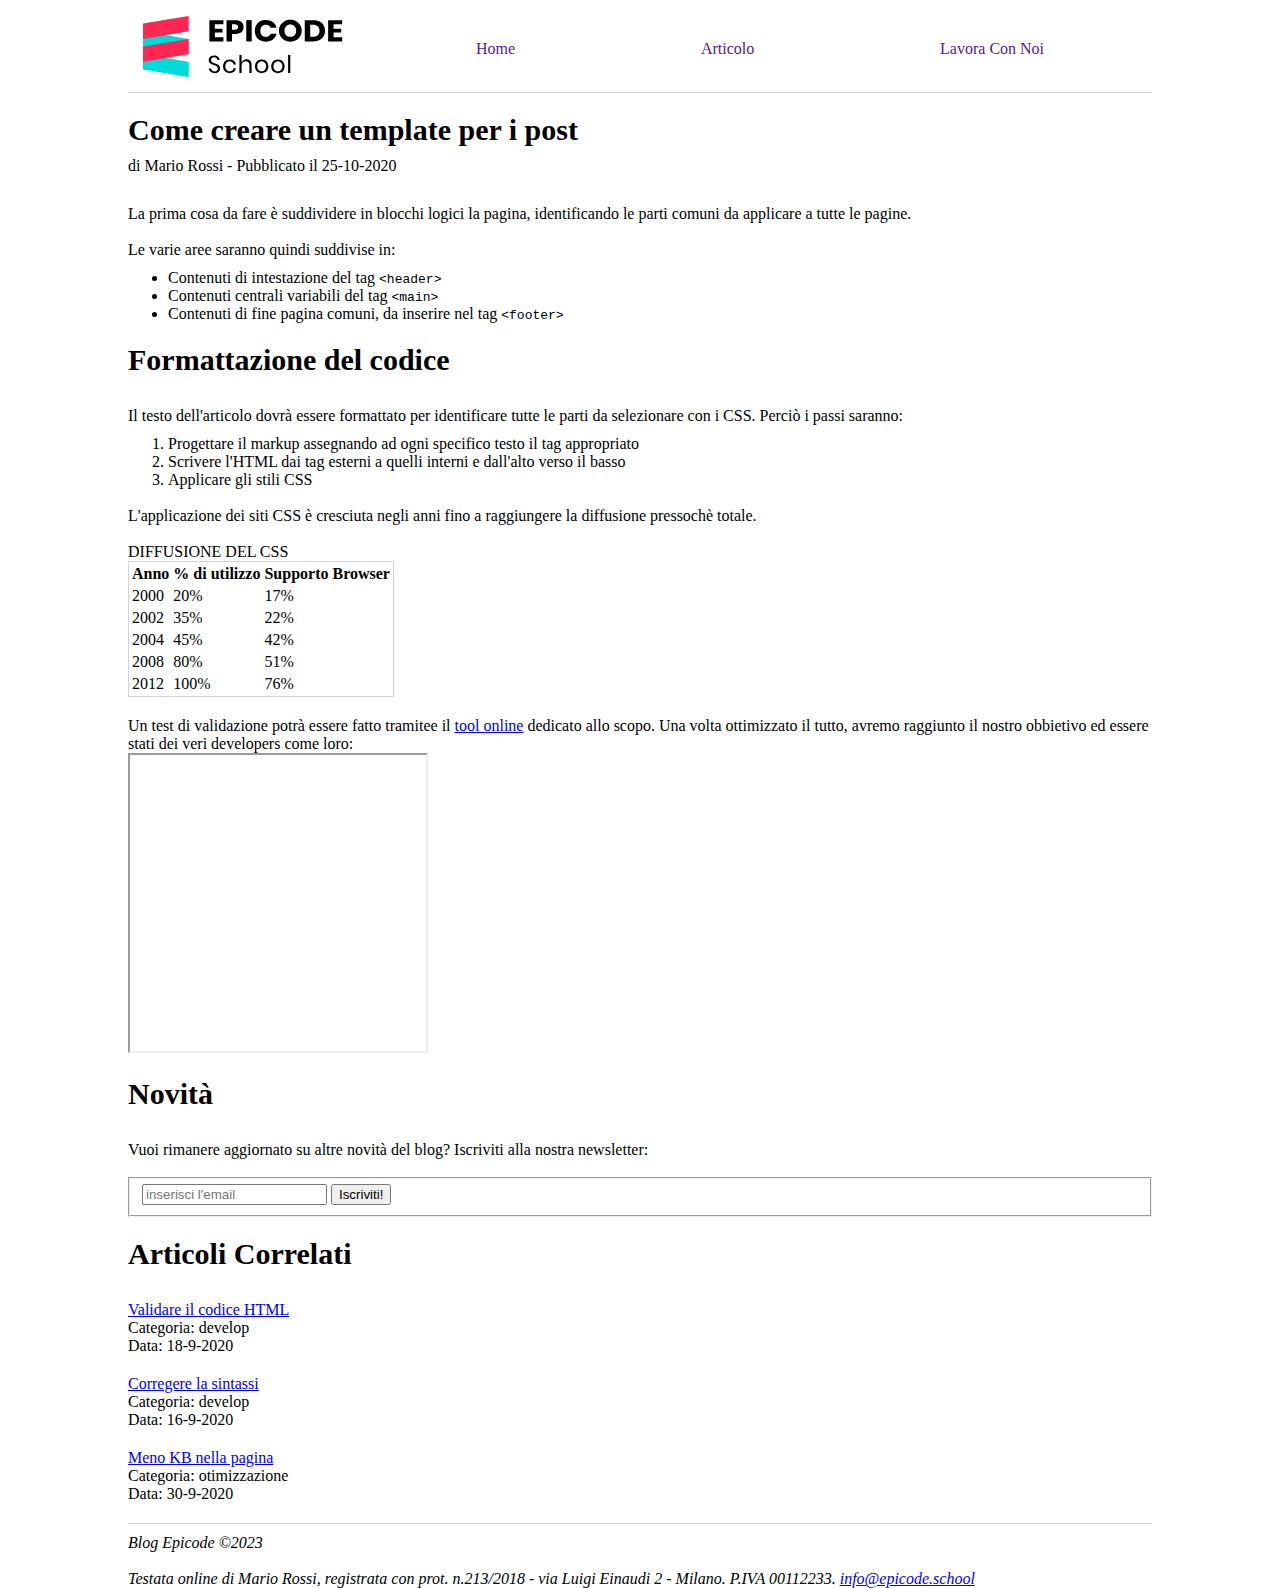
<file: Week 1_Lesson 2/index.html>
<!DOCTYPE html>
<html lang="en">

<head>
    <meta charset="UTF-8">
    <meta name="viewport" content="width=device-width, initial-scale=1.0">
    <title>Document</title>
    <link rel="stylesheet" href="assets/css/style.css">
</head>

<body>
    <div class="container">
        <header>
            <img src="assets/img/logo.svg" alt="logo epicode" id="logo">
            <nav class="navbar">
                <ul>
                    <li><a href="" target="#">Home</a></li>
                    <li><a href="" target="#">Articolo</a></li>
                    <li><a href="" target="#">Lavora Con Noi</a></li>
                </ul>
            </nav>
        </header>
        <main>
            <div class="title">
                <h2> Come creare un template per i post </h2>
                <p> di Mario Rossi - Pubblicato il 25-10-2020 </p>
            </div>
            <div class="post-body">
                La prima cosa da fare è suddividere in blocchi logici la pagina, identificando le parti comuni da
                applicare a tutte le pagine. <br> <br>
                Le varie aree saranno quindi suddivise in:
                <div>
                    <ul class="post-list">
                        <li>Contenuti di intestazione del tag <kbd> &lt;header&gt;</kbd></li>
                        <li>Contenuti centrali variabili del tag <kbd>&lt;main&gt;</kbd></li>
                        <li>Contenuti di fine pagina comuni, da inserire nel tag <kbd>&lt;footer&gt;</kbd></li>
                    </ul>
                </div>
                <div class="title">
                    <h2> Formattazione del codice </h2>
                </div>
                <p>
                    Il testo dell'articolo dovrà essere formattato per identificare tutte le parti da selezionare con i
                    CSS. Perciò i passi saranno:
                </p>
                <ol class="post-list">
                    <li> Progettare il markup assegnando ad ogni specifico testo il tag appropriato </li>
                    <li> Scrivere l'HTML dai tag esterni a quelli interni e dall'alto verso il basso </li>
                    <li> Applicare gli stili CSS</li>
                </ol>
                <br>
                <p> L'applicazione dei siti CSS è cresciuta negli anni fino a raggiungere la diffusione pressochè
                    totale.
                </p>
                <br>
                <table class="table-main">
                    <thead>
                        <div class="title-table">DIFFUSIONE DEL CSS</div>
                        <tr>
                            <th>Anno</th>
                            <th>% di utilizzo</th>
                            <th> Supporto Browser </th>
                        </tr>
                    </thead>
                    <tbody>
                        <tr>
                            <td>2000</td>
                            <td>20%</td>
                            <td>17%</td>
                        </tr>
                        <tr>
                            <td>2002</td>
                            <td>35%</td>
                            <td>22%</td>
                        </tr>
                        <tr>
                            <td>2004</td>
                            <td>45%</td>
                            <td>42%</td>
                        </tr>
                        <tr>
                            <td>2008</td>
                            <td>80%</td>
                            <td>51%</td>
                        </tr>
                        <tr>
                            <td>2012</td>
                            <td>100%</td>
                            <td>76%</td>
                        </tr>
                    </tbody>
                </table>
                <p> Un test di validazione potrà essere fatto tramitee il <a href="#"> tool online</a> dedicato allo
                    scopo. Una volta ottimizzato il tutto, avremo raggiunto il nostro obbietivo ed essere stati dei veri
                    developers come loro: </p>
                <iframe width="300" height="300" src="https://www.youtube.com/embed/dvOvHXruEDM"
                    title="YouTube video player"
                    allow="accelerometer; autoplay; clipboard-write; encrypted-media; gyroscope; picture-in-picture"
                    allowfullscreen></iframe>
            </div>
            <section class="news">
                <div class="title">
                    <h2> Novità </h2>
                </div>
                <p> Vuoi rimanere aggiornato su altre novità del blog? Iscriviti alla nostra newsletter:</p>
                <br>
                <form>
                    <fieldset>
                        <input type="email" placeholder="inserisci l'email">
                        <input type="submit" value="Iscriviti!">
                    </fieldset>
                </form>
            </section>
            <section class="related-articles">
                <div class="title">
                    <h2> Articoli Correlati </h2>
                </div>
                <div class="linked-post">
                    <a href="#"> Validare il codice HTML </a>
                    <p> Categoria: develop</p>
                    <p> Data: 18-9-2020</p>
                </div>
                <div class="linked-post">
                    <a href="#"> Corregere la sintassi </a>
                    <p> Categoria: develop</p>
                    <p> Data: 16-9-2020</p>
                </div>
                <div class="linked-post">
                    <a href="#"> Meno KB nella pagina </a>
                    <p> Categoria: otimizzazione </p>
                    <p> Data: 30-9-2020</p>
                </div>
            </section>
        </main>
        <footer>
            <div class="info-footer">
                <p> Blog Epicode ©2023 </p> <br>
                <p>Testata online di Mario Rossi, registrata con prot. n.213/2018 - via Luigi Einaudi 2 - Milano. P.IVA
                00112233. <a href="mailto:info@epicode.school">info@epicode.school</a></p>
            </div>
        </footer>
    </div>


</body>

</html>
</file>
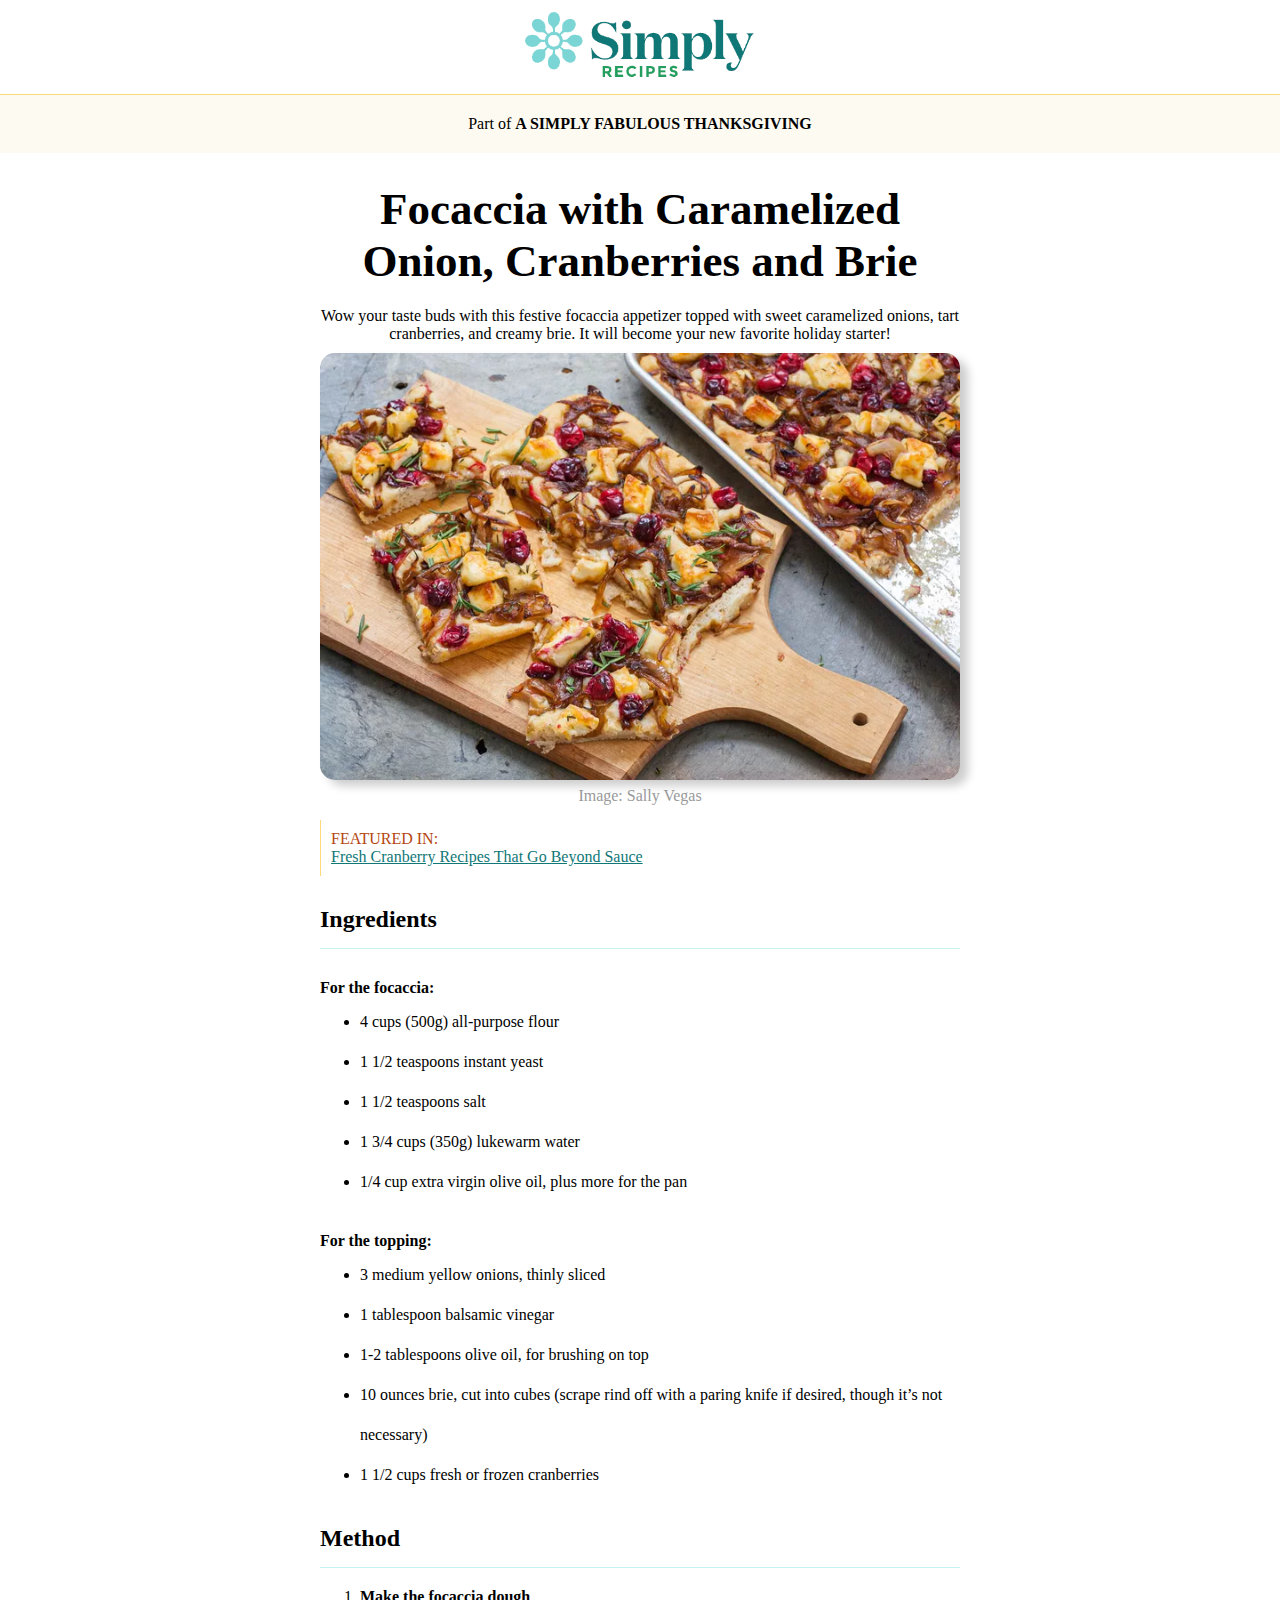
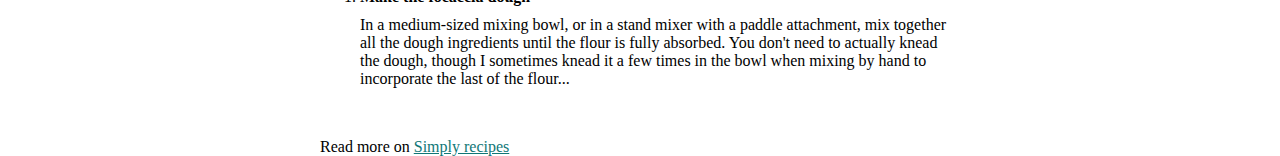
<file: Week 1_Lesson 3/index.html>
<!DOCTYPE html>
<html lang="en">

<head>
    <meta charset="UTF-8">
    <meta name="viewport" content="width=device-width, initial-scale=1.0">
    <title> Ricetta Focaccia</title>
    <link rel="stylesheet" href="assets/css/style.css">
</head>

<body>
    <header>
        <div class="logo">
            <img src="assets/img/logo.png" alt="logo_simply">
        </div>
        <div class="sub-logo">
            Part of <span>A SIMPLY FABULOUS THANKSGIVING</span>
        </div>
    </header>
    <main>
        <section>
            <div class="main-title">
                <h1> Focaccia with Caramelized Onion, Cranberries and Brie</h1>
            </div>
            <div class="image-container">
                <div class="img-description">
                    Wow your taste buds with this festive focaccia appetizer topped with
                    sweet caramelized onions, tart cranberries, and creamy brie. It will
                    become your new favorite holiday starter!
                </div>
                <div class="main-img">
                    <img src="assets/img/focaccia.png" alt="foccaccia">
                    <figcaption class="caption-img"> Image: Sally Vegas</figcaption>
                </div>
            </div>
            <div class="featured">
                <span>FEATURED IN:</span> <br>
                <a href="#"> Fresh Cranberry Recipes That Go Beyond Sauce</a>
            </div>
            <div class="ingredients">
                <div class="ingredients-title">
                    <h2> Ingredients </h2>
                </div>
                <div class="list-ingredients">
                    <span> For the focaccia: </span>
                    <ul>
                        <li>4 cups (500g) all-purpose flour</li>
                        <li>1 1/2 teaspoons instant yeast</li>
                        <li>1 1/2 teaspoons salt</li>
                        <li>1 3/4 cups (350g) lukewarm water</li>
                        <li>1/4 cup extra virgin olive oil, plus more for the pan</li>
                    </ul>
                </div>
                <div class="list-ingredients">
                    <span> For the topping: </span>
                    <ul>
                        <li>3 medium yellow onions, thinly sliced</li>
                        <li>1 tablespoon balsamic vinegar</li>
                        <li>1-2 tablespoons olive oil, for brushing on top</li>
                        <li>10 ounces brie, cut into cubes (scrape rind off with a paring knife
                            if desired, though it’s not necessary)</li>
                        <li>1 1/2 cups fresh or frozen cranberries</li>
                    </ul>
                </div>
            </div>
            <div class="method">
                <div class="method-title">
                    <h2> Method </h2>
                </div>
                <div class="list-steps">
                    <ol>
                        <li class="step">
                            <div class="step-name">
                                Make the focaccia dough
                            </div>
                            <div class="step-description">
                                In a medium-sized mixing bowl, or in a stand mixer with a paddle
                                attachment, mix together all the dough ingredients until the flour
                                is fully absorbed. You don't need to actually knead the dough,
                                though I sometimes knead it a few times in the bowl when mixing by
                                hand to incorporate the last of the flour...
                            </div>
                        </li>
                    </ol>
                </div>
            </div>
        </section>
    </main>
    <footer>
        <div class="read-more">
            Read more on <span><a href="#"> Simply recipes</a></span>
        </div>
    </footer>
</body>

</html>
</file>
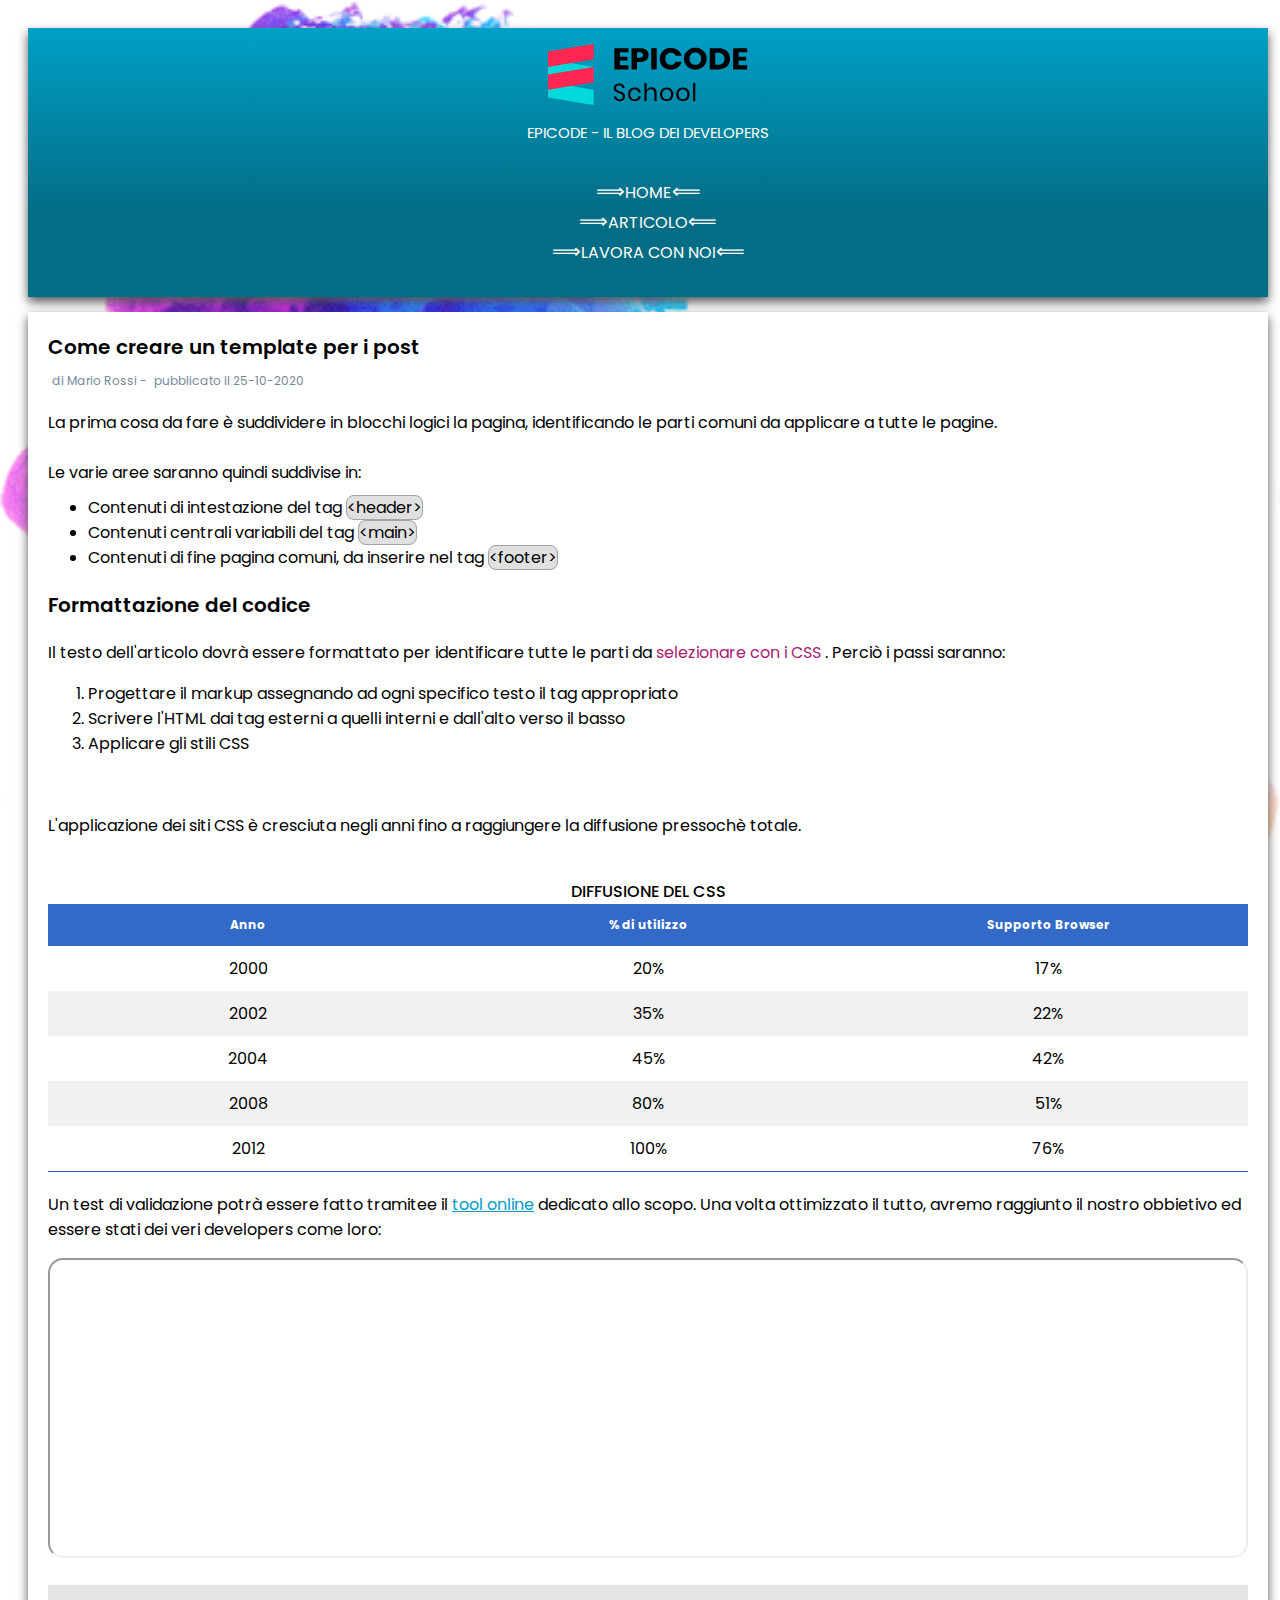
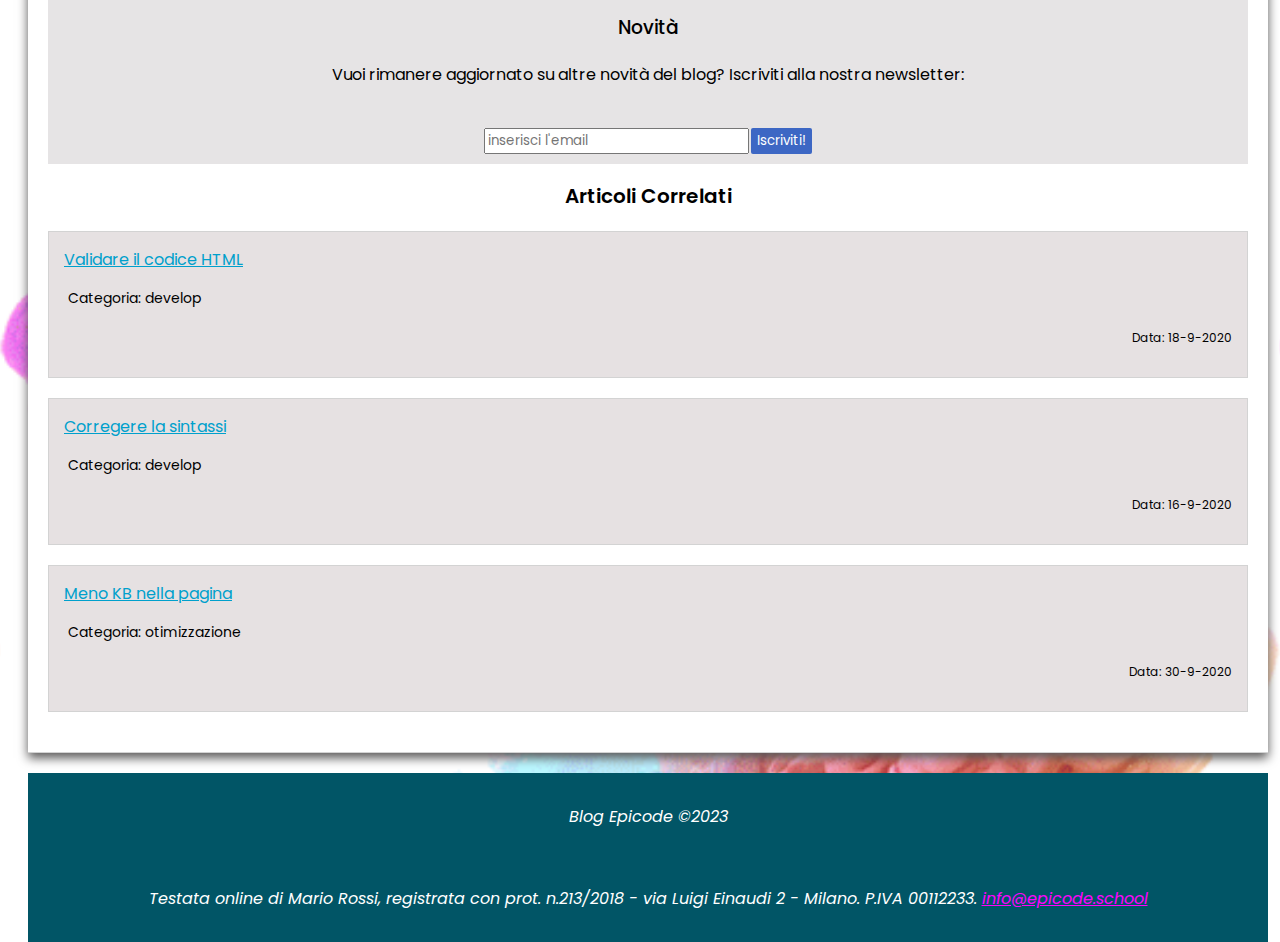
<file: Week 1_Lesson 4/index.html>
<!DOCTYPE html>
<html lang="en">

<head>
    <meta charset="UTF-8">
    <meta name="viewport" content="width=device-width, initial-scale=1.0">
    <title>Document</title>
    <link rel="preconnect" href="https://fonts.googleapis.com">
    <link rel="preconnect" href="https://fonts.gstatic.com" crossorigin>
    <link rel="stylesheet" href="https://cdnjs.cloudflare.com/ajax/libs/font-awesome/6.5.2/css/all.min.css"
        integrity="sha512-SnH5WK+bZxgPHs44uWIX+LLJAJ9/2PkPKZ5QiAj6Ta86w+fsb2TkcmfRyVX3pBnMFcV7oQPJkl9QevSCWr3W6A=="
        crossorigin="anonymous" referrerpolicy="no-referrer" />
    <link
        href="https://fonts.googleapis.com/css2?family=Poppins:ital,wght@0,100;0,200;0,300;0,400;0,500;0,600;0,700;0,800;0,900;1,100;1,200;1,300;1,400;1,500;1,600;1,700;1,800;1,900&display=swap"
        rel="stylesheet">
    <link rel="stylesheet" href="assets/css/style.css">
</head>

<body>
    <div class="container">
        <header>
            <div class="logo-container">
                <img src="assets/img/logo.svg" alt="logo epicode" id="logo">
            </div>
            <div class="sub-title">
                <span> EPICODE - IL BLOG DEI DEVELOPERS </span>
            </div>
            <nav class="navbar">
                <div class="navbar-center">
                    <ul>
                        <li> <a href="" target="#" class="arrow-button">HOME</a></li>
                        <li> <a href="" target="#"class="arrow-button">ARTICOLO</a></li>
                        <li> <a href="" target="#"class="arrow-button">LAVORA CON NOI</a></li>
                    </ul>
                </div>
            </nav>
        </header>
        <main>
            <div class="title">
                <span> Come creare un template per i post </span>
                <p> <i class="fa-solid fa-pencil"></i>di Mario Rossi - <i class="fa-solid fa-clock"></i>pubblicato il
                    25-10-2020 </p>
            </div>
            <div class="post-body">
                La prima cosa da fare è suddividere in blocchi logici la pagina, identificando le parti comuni da
                applicare a tutte le pagine. <br> <br>
                Le varie aree saranno quindi suddivise in:
                <article>
                    <ul class="post-list">
                        <li>Contenuti di intestazione del tag <span><kbd> &lt;header&gt;</kbd></span></li>
                        <li>Contenuti centrali variabili del tag <span><kbd>&lt;main&gt;</kbd></span></li>
                        <li>Contenuti di fine pagina comuni, da inserire nel tag <span><kbd>&lt;footer&gt;</kbd></span>
                        </li>
                    </ul>
                </article>
                <div class="title">
                    <span> Formattazione del codice </span>
                </div>
                <p>
                    Il testo dell'articolo dovrà essere formattato per identificare tutte le parti da <span
                        class="span-pink"> selezionare con i
                        CSS </span>. Perciò i passi saranno:
                </p>
                <ol class="post-list">
                    <li> Progettare il markup assegnando ad ogni specifico testo il tag appropriato </li>
                    <li> Scrivere l'HTML dai tag esterni a quelli interni e dall'alto verso il basso </li>
                    <li> Applicare gli stili CSS</li>
                </ol>
                <br>
                <p> L'applicazione dei siti CSS è cresciuta negli anni fino a raggiungere la diffusione pressochè
                    totale.
                </p>
                <br>
                <table class="table-main">
                    <thead>
                        <div class="title-table">DIFFUSIONE DEL CSS</div>
                        <tr>
                            <th>Anno</th>
                            <th>% di utilizzo</th>
                            <th> Supporto Browser </th>
                        </tr>
                    </thead>
                    <tbody>
                        <tr>
                            <td>2000</td>
                            <td>20%</td>
                            <td>17%</td>
                        </tr>
                        <tr>
                            <td>2002</td>
                            <td>35%</td>
                            <td>22%</td>
                        </tr>
                        <tr>
                            <td>2004</td>
                            <td>45%</td>
                            <td>42%</td>
                        </tr>
                        <tr>
                            <td>2008</td>
                            <td>80%</td>
                            <td>51%</td>
                        </tr>
                        <tr>
                            <td>2012</td>
                            <td>100%</td>
                            <td>76%</td>
                        </tr>
                    </tbody>
                </table>
                <p> Un test di validazione potrà essere fatto tramitee il <a href="#"> tool online</a> dedicato allo
                    scopo. Una volta ottimizzato il tutto, avremo raggiunto il nostro obbietivo ed essere stati dei veri
                    developers come loro: </p>
                <div class="video">
                    <iframe width="300" height="300" src="https://www.youtube.com/embed/dvOvHXruEDM"
                        title="YouTube video player"
                        allow="accelerometer; autoplay; clipboard-write; encrypted-media; gyroscope; picture-in-picture"
                        allowfullscreen></iframe>
                </div>
            </div>
            <section class="news">
                <div class="title">
                    <h3> Novità </h3>
                </div>
                <p> Vuoi rimanere aggiornato su altre novità del blog? Iscriviti alla nostra newsletter:</p>
                <br>
                <form>
                    <input type="email" placeholder="inserisci l'email">
                    <input type="submit" value="Iscriviti!" class="button">
                </form>
            </section>
            <section class="related-articles">
                <div class="title">
                    <h2> Articoli Correlati </h2>
                </div>
                <div class="linked-post">
                    <a href="#"> Validare il codice HTML </a>
                    <p> <i class="fa-solid fa-tag fa-xs"></i>Categoria: develop</p>
                    <p> <i class="fa-solid fa-calendar-days"></i>Data: 18-9-2020</p>
                </div>
                <div class="linked-post">
                    <a href="#"> Corregere la sintassi </a>
                    <p> <i class="fa-solid fa-tag fa-xs"></i>Categoria: develop</p>
                    <p> <i class="fa-solid fa-calendar-days"></i>Data: 16-9-2020</p>
                </div>
                <div class="linked-post">
                    <a href="#"> Meno KB nella pagina </a>
                    <p> <i class="fa-solid fa-tag fa-xs"></i>Categoria: otimizzazione </p>
                    <p> <i class="fa-solid fa-calendar-days"></i>Data: 30-9-2020</p>
                </div>
            </section>
        </main>
        <footer>
            <div class="info-footer">
                <p> Blog Epicode ©2023 </p> <br>
                <p>Testata online di Mario Rossi, registrata con prot. n.213/2018 - via Luigi Einaudi 2 - Milano. P.IVA
                    00112233. <a href="mailto:info@epicode.school">info@epicode.school</a></p>
            </div>
        </footer>
    </div>


</body>

</html>
</file>
<file: Week 1_Lesson 2/assets/css/style.css>
* {
    box-sizing: border-box;
    margin: 0%;
    border: 0%
}

.container {
    width: 100%;
    display: flex;
    justify-content: center;
    flex-wrap: wrap;
}

header {
    display: flex;
    justify-content: space-around;
    width: 80%;
    padding: 15px;
    border-bottom: 1px solid lightgray;    
}

#logo {
    width: 200px;
}

.navbar {
    width: 100%;
}

.navbar ul {
    display: flex;
    justify-content: space-around;
    width: 100%;
    padding-top: 15px;
}

.navbar ul li {
    list-style: none;
    margin: 10px;
}

.navbar ul li a {
    text-decoration: none;
}

main {
    width: 80%;
    border-bottom: 1px solid lightgray;
}

.title {
    width: 100%;
    margin-bottom: 30px;
    justify-content: left;
}

.title p {

    margin-top: 10px;
}

h2 {
    margin-top: 20px;
    font-size: 30px;
}

.post-list {

    margin-top: 10px;
}

.table-main {    
    border: 1px solid lightgray;
    margin-bottom: 20px;
}

.linked-post {

    margin-bottom: 20px;
}

footer {

    width: 80%;
    margin-top: 10px;
}

footer p {

    font-style: italic;
}
</file>
<file: Week 1_Lesson 3/assets/css/style.css>
* {
    box-sizing: border-box;
    margin: 0%;
    border: 0%;
    font-family: Georgia, 'Times New Roman', Times, serif;
}

.logo {
    width: 100%;
    border-bottom: 1px solid #FBD877;
    text-align: center;
}

.logo img {
    margin: 10px;
    height: 70px;
}

.sub-logo {
    text-align: center;
    background-color: #FDFBF1;
    padding: 20px;
}

.sub-logo span {
    font-weight: bold;
}

main {
    display: flex;
    justify-content: center;
    width: 100%;
}

section {
    width: 50%;
    margin-bottom: 50px;
}

.main-title {
    text-align: center;
    padding: 20px;
    margin-top: 10px;
}

.main-title h1 {
    font-size: 45px;
}

.img-container {
    display: block;
    text-align: center;
}

.img-description {
    margin-bottom: 10px;
    text-align: center;
}

.main-img img {
    width: 100%;
    border-radius: 15px;
    box-shadow: 8px 6px 10px rgba(0, 0, 0, 0.2)
}

.caption-img {
    color: #999999;
    text-align: center;
    margin-top: 3px;
}

.featured {
    margin-top: 15px;
    border-left: 1px solid #FFD877;
    padding: 10px;
    margin-bottom: 10px;
}

.featured span {
    color: #B5460F;
}

.featured a {
    color: #117777;
}

.ingredients-title {
    border-bottom: 1px solid #C4F3F2 ;
    margin-top: 30px;
    padding-bottom: 15px;
}

.list-ingredients {
    margin-top: 30px;
}

.list-ingredients span {
    font-weight: bold;
}

.list-ingredients ul {
    margin-top: 5px;
    line-height: 40px;
}

.method-title {
    border-bottom: 1px solid #C4F3F2 ;
    margin-top: 30px;
    padding-bottom: 15px;
}

.list-steps ol {
    margin-top: 20px;
}

.step-name {
    font-weight: bold;
    margin-bottom: 10px;
}

footer {
    display: flex;
    justify-content: center;
    width: 100%;
}

.read-more {
    width: 50%;
}

.read-more a {

    color: #117777;
}
</file>
<file: Week 1_Lesson 4/assets/css/style.css>
* {
    box-sizing: border-box;
    /* margin: 0%; */
    border: 0%;
    font-family: "Poppins";
}


body {
    background-image: url(../img/sfondo.png);
    background-size: cover;
}

.container {
    height: 100vh;
    width: 100vw;
    display: flex;
    justify-content: center;
    flex-wrap: wrap;
    padding: 20px;
    margin-bottom: 10px;
}

main {
    margin-top: 15px;
    padding: 10px;
    box-shadow: 0px 5px 10px rgb(88, 87, 87);
    background-color: white;
}

header {
    width: 100%;
    padding: 15px;
    box-shadow: 0px 5px 10px rgb(88, 87, 87);
    background: rgb(30, 151, 255);
    background: linear-gradient(180deg, rgba(0, 160, 198, 1) 0%, rgba(3, 109, 134, 1) 68%);
}

.logo-container {
    display: flex;
    justify-content: center;
}

.arrow-button::before {
    content: '\27F9';
    font-size: 20px;
    
}

.arrow-button::after {

    content: '\27F8';
    font-size: 20px;
}

#logo {
    width: 200px;
}

.sub-title {
    text-align: center;
    margin-top: 15px;
}

.sub-title span {
    color: #FFFEF6;
    font-size: 15px;
}

.navbar {
    width: 100%;
    display: flex;
    justify-content: center;
}

.navbar-center {
    display: flex;
    justify-content: center;
}

.navbar ul {
    width: 100%;
    padding-top: 15px;
    text-align: center;
    padding-inline-start: 0%;
}

.navbar ul li {
    list-style: none;
}

.navbar ul li a {
    text-decoration: none;
    color: #FFFEF6;
}

main {
    width: 100%;
    border-bottom: 1px solid lightgray;
    padding: 20px;
}

.title {
    width: 100%;
    margin-bottom: 20px;
    justify-content: left;
}

.title p {
    margin-top: 10px;
    font-size: 12px;
    color: lightslategray;
}

.title span {
    font-size: 20px;
    font-weight: 600;
    margin-top: 10px;
}

.post-list {
    margin-top: 10px;
}

/* perchè non con le pseudo classi? */
.span-pink {
    color: #AA2072;
}
/* perchè non con le pseudo classi? */

.post-list span {
    border: 1px solid #A5A4A4;
    border-radius: 8px;
    background-color: #E0E0E1;
}

.post-body article {
    margin-bottom: 20px;
}

.table-main {
    margin-bottom: 20px;
    width: 100%;
    border-collapse: collapse;
    border-bottom: 1px solid #3366CD;
}

.title-table {
    text-align: center;
    font-weight: 500;
}

thead {
    background-color: #3369C7;
}

table th {
    width: 33%;
}

thead tr th {
    color: white;
    font-size: 12px;
    padding: 12px;
    text-align: center;
}

tbody tr td {
    text-align: center;
    padding: 10px;
}

tbody tr:nth-child(even) {
    background-color: #F1F1F1;
}

.post-body a {
    color: #039AC3;
}

.video {
    margin-top: 15px;
    margin-bottom: 15px;
}

iframe {
    width: 100%;
    border-radius: 15px;
}

.title h3 {
    text-align: center;
    font-weight: 500;
}

.news {
    background-color: #E6E4E5;
    margin-top: 20px;
    padding: 10px;
}

.news p {
    text-align: center;
}

.news form {
    display: flex;
    justify-content: center;
}

.button {
    background-color: #3D67C4;
    color: white;
    border: none;
    margin-left: 2px;
    border-radius: 2px;
}

.related-articles .title {
    text-align: center;
    margin-top: 15px;
}

.related-articles .title h2 {
    font-size: 20px;
    font-weight: 600;
}

.linked-post {
    margin-bottom: 20px;
    background-color: #E6E1E2;
    padding: 15px;
    border: 1px solid lightgray;
    line-height: 25px;
}

.linked-post a {
    color: #00A0CC;
}

.linked-post p {
    font-size: 14px;
}

.linked-post p:nth-child(3) {
    text-align: right;
    font-size: 12px;
}

footer {
    width: 100%;
    margin-top: 20px;
    background-color: #015566;
    text-align: center;
    color: white;
    padding: 15px;
}

.info-footer a {
    color: #FF01FE;
}

footer p {
    font-style: italic;
}

i {
    margin: 2px;
}
</file>
